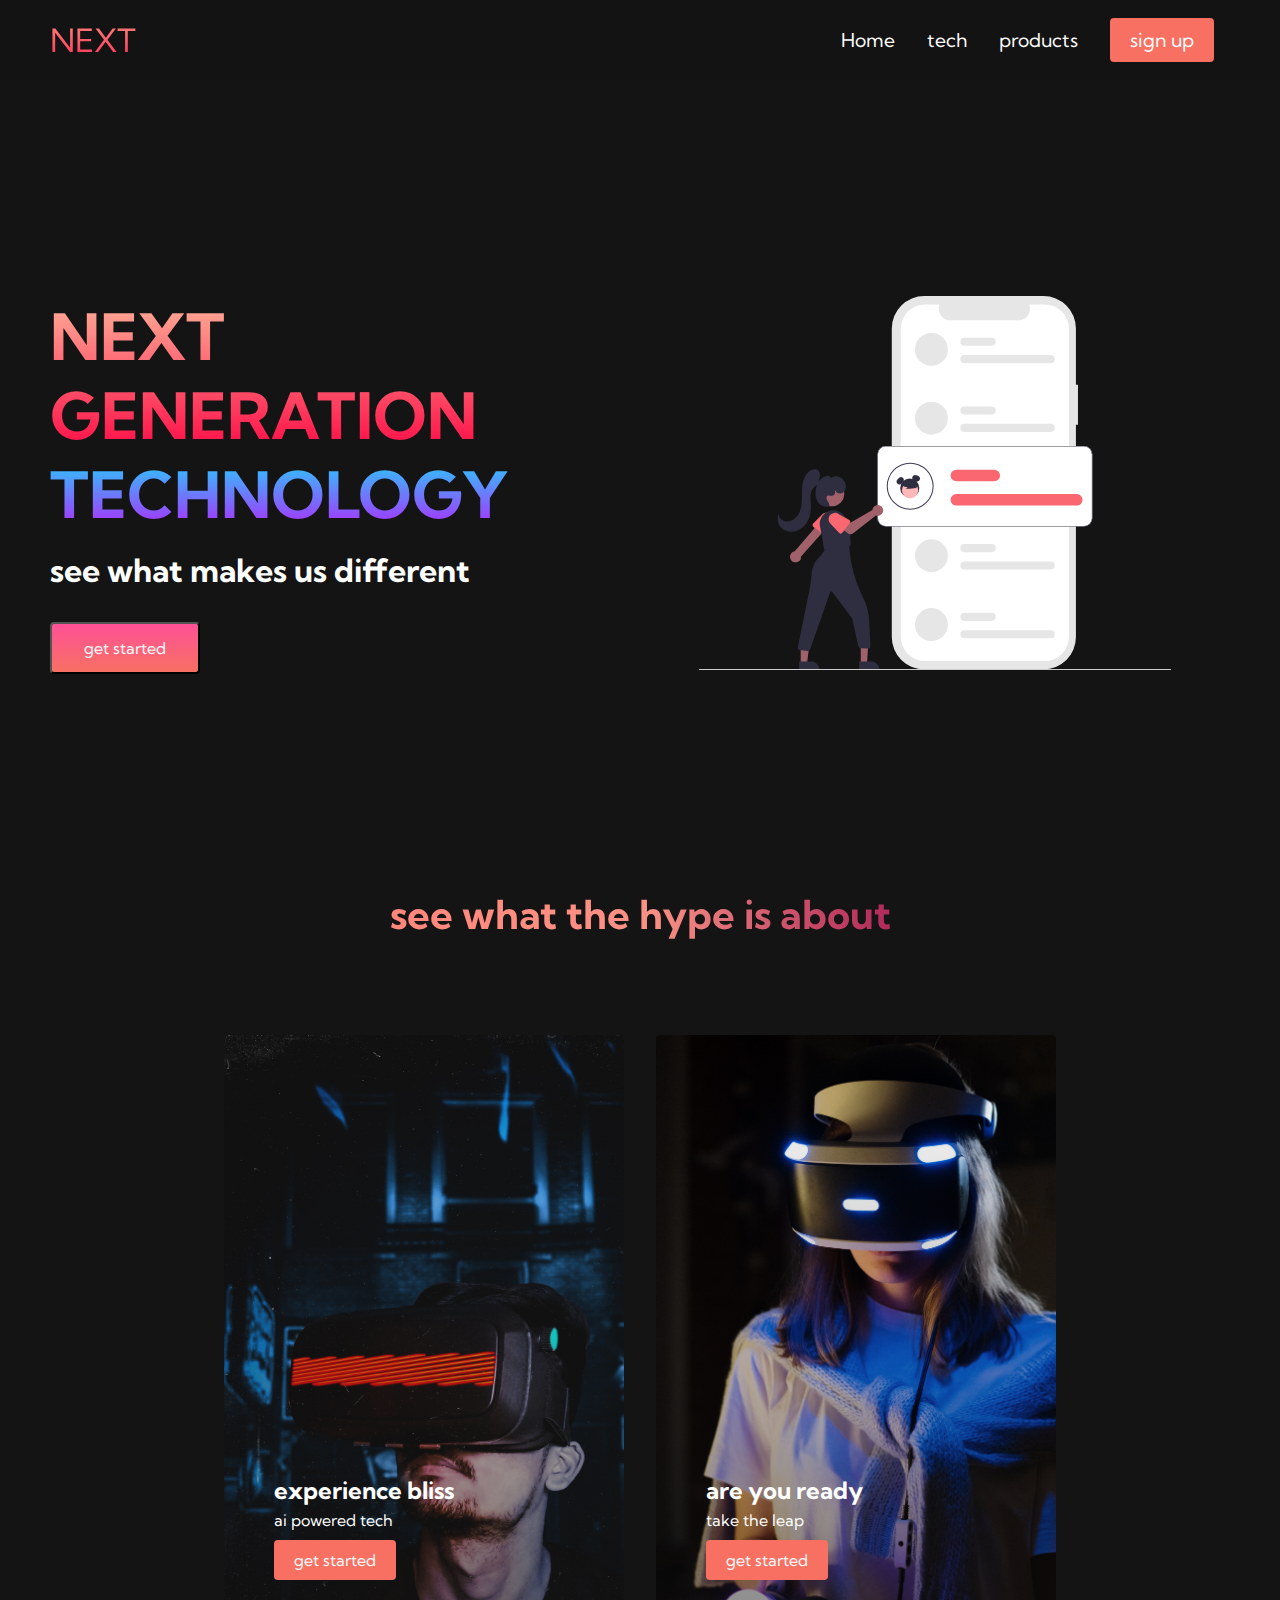
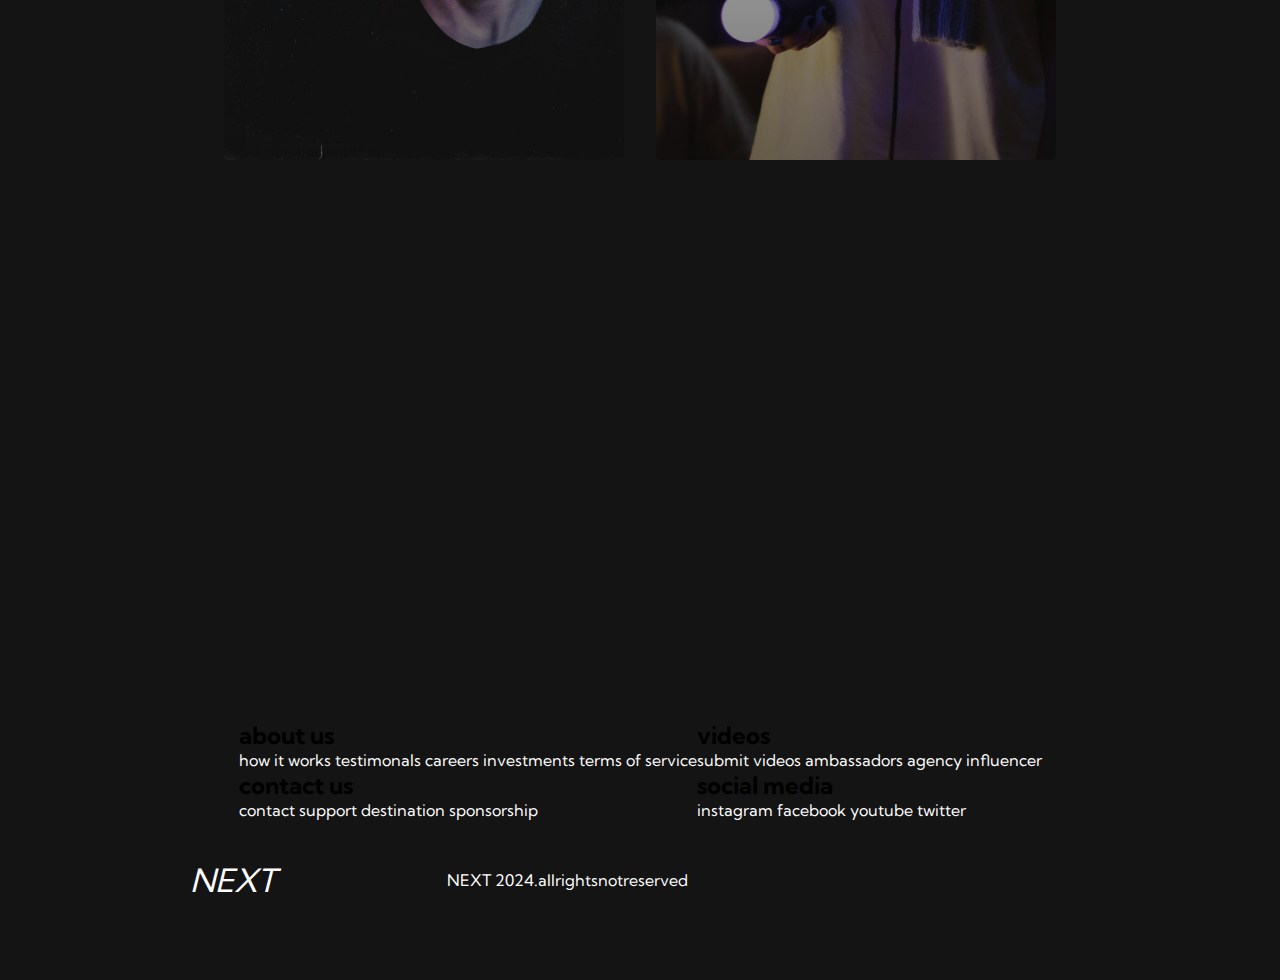
<file: index.html>
<!DOCTYPE html>
<html lang="en">
<head>
    <meta charset="UTF-8">
    <meta name="viewport" content="width=device-width, initial-scale=1.0">
    <title>NEXT Website</title>
    <link rel="stylesheet" href="styles.css">
    <link rel="preconnect" href="https://fonts.googleapis.com">
<link rel="preconnect" href="https://fonts.gstatic.com" crossorigin>
<link href="https://fonts.googleapis.com/css2?family=Kumbh+Sans&display=swap" rel="stylesheet">
</head>
<body>
    <nav class="navbar">
        <div class="navbar__container">
            <a href="/" id="navbar__logo">NEXT</a>
            <div class="navbar__toggle" id="mobile-menu">
                <span class="bar"></span>
                <span class="bar"></span>
                <span class="bar"></span>
            </div>
            <ul class="navbar__menu">
                <li class="navbar__item">
                    <a href="/" class="navbar__links">
                        Home
                    </a>
                </li>
                <li class="navbar__item">
                    <a href="/tech.html" class="navbar__links">
                        tech
                    </a>
                </li>
                <li class="navbar__item">
                    <a href="/" class="navbar__links">
                        products
                    </a>
                </li>
                <li class="navbar__btn">
                    <a href="/" class="button">
                        sign up
                    </a>
                </li>
            </ul>
        </div>
    </nav>

    <div class="main">
        <div class="main__container">
            <div class="main__content">
                <h1>NEXT GENERATION</h1>
                <H2>TECHNOLOGY</H2>
                <P>see what makes us different</P>
                <button class="main__btn">
                    <a href="/">get started</a>
                </button>
            </div>
            <div class="main__img--container">
                <img src="images/pic1.svg" alt="pic" id="main__img">
            </div>
        </div>
    </div>


    <div class="services">
        <h1>see what the hype is about</h1>
        <div class="services__c1">
            <div class="services__card">
                <h2>experience bliss</h2>
                <p>ai powered tech</p>
                <button>get started</button>
        </div>
        <div class="services__card">
            <h2>are you ready</h2>
            <p>take the leap</p>
            <button>get started</button>
        </div>
        
    </div>
    </div>

    <div class="footer__container">
        <div class="footer__links">
            <div class="footer__link--wrapper">
                <div class="footer__link--items">
                    <h2>about us</h2>   
                    <a href="/">how it works </a>   
                    <a href="/">testimonals </a>
                    <a href="/">careers </a>
                    <a href="/">investments </a>
                    <a href="/">terms of service </a>
                </div>     
                <div class="footer__link--items">
                    <h2>contact us</h2>   
                    <a href="/">contact</a>   
                    <a href="/">support </a>
                    <a href="/">destination </a>
                    <a href="/">sponsorship </a>
                </div>   
            </div>
            <div class="footer__link--wrapper">
                <div class="footer__link--items">
                    <h2>videos</h2>   
                    <a href="/">submit videos </a>   
                    <a href="/">ambassadors </a>
                    <a href="/">agency</a>
                    <a href="/">influencer</a>
                </div>     
                <div class="footer__link--items">
                    <h2>social media</h2>   
                    <a href="/">instagram </a>   
                    <a href="/">facebook</a>
                    <a href="/">youtube</a>
                    <a href="/">twitter</a>
                </div>   
            </div>
        </div>
        <div class="social__media">
            <div class="social__media--wrap">
                <div class="footer__logo">
                    <a href="/" id="footer__logo"><i class="fas fa-gem">NEXT</i></a>
                </div>
                <p class="website__rights">NEXT 2024.allrightsnotreserved</p>
                <div class="social__icons">
                    <a href="/" class="social__icon--link" target="_blank">
                        <i class="fab fa-facebook"></i>
                    </a>
                    <a href="/" class="social__icon--link" target="_blank">
                        <i class="fab fa-instagram"></i>
                    </a>
                    <a href="/" class="social__icon--link" target="_blank">
                        <i class="fab fa-twitter"></i>
                    </a>
                    <a href="/" class="social__icon--link" target="_blank">
                        <i class="fab fa-linkedin"></i>
                    </a>
                    <a href="/" class="social__icon--link" target="_blank">
                        <i class="fab fa-youtube"></i>
                    </a>
                </div>
                
            </div> 
        </div>
    </div>
    <script src="app.js"></script>
</body>
</html>
</file>
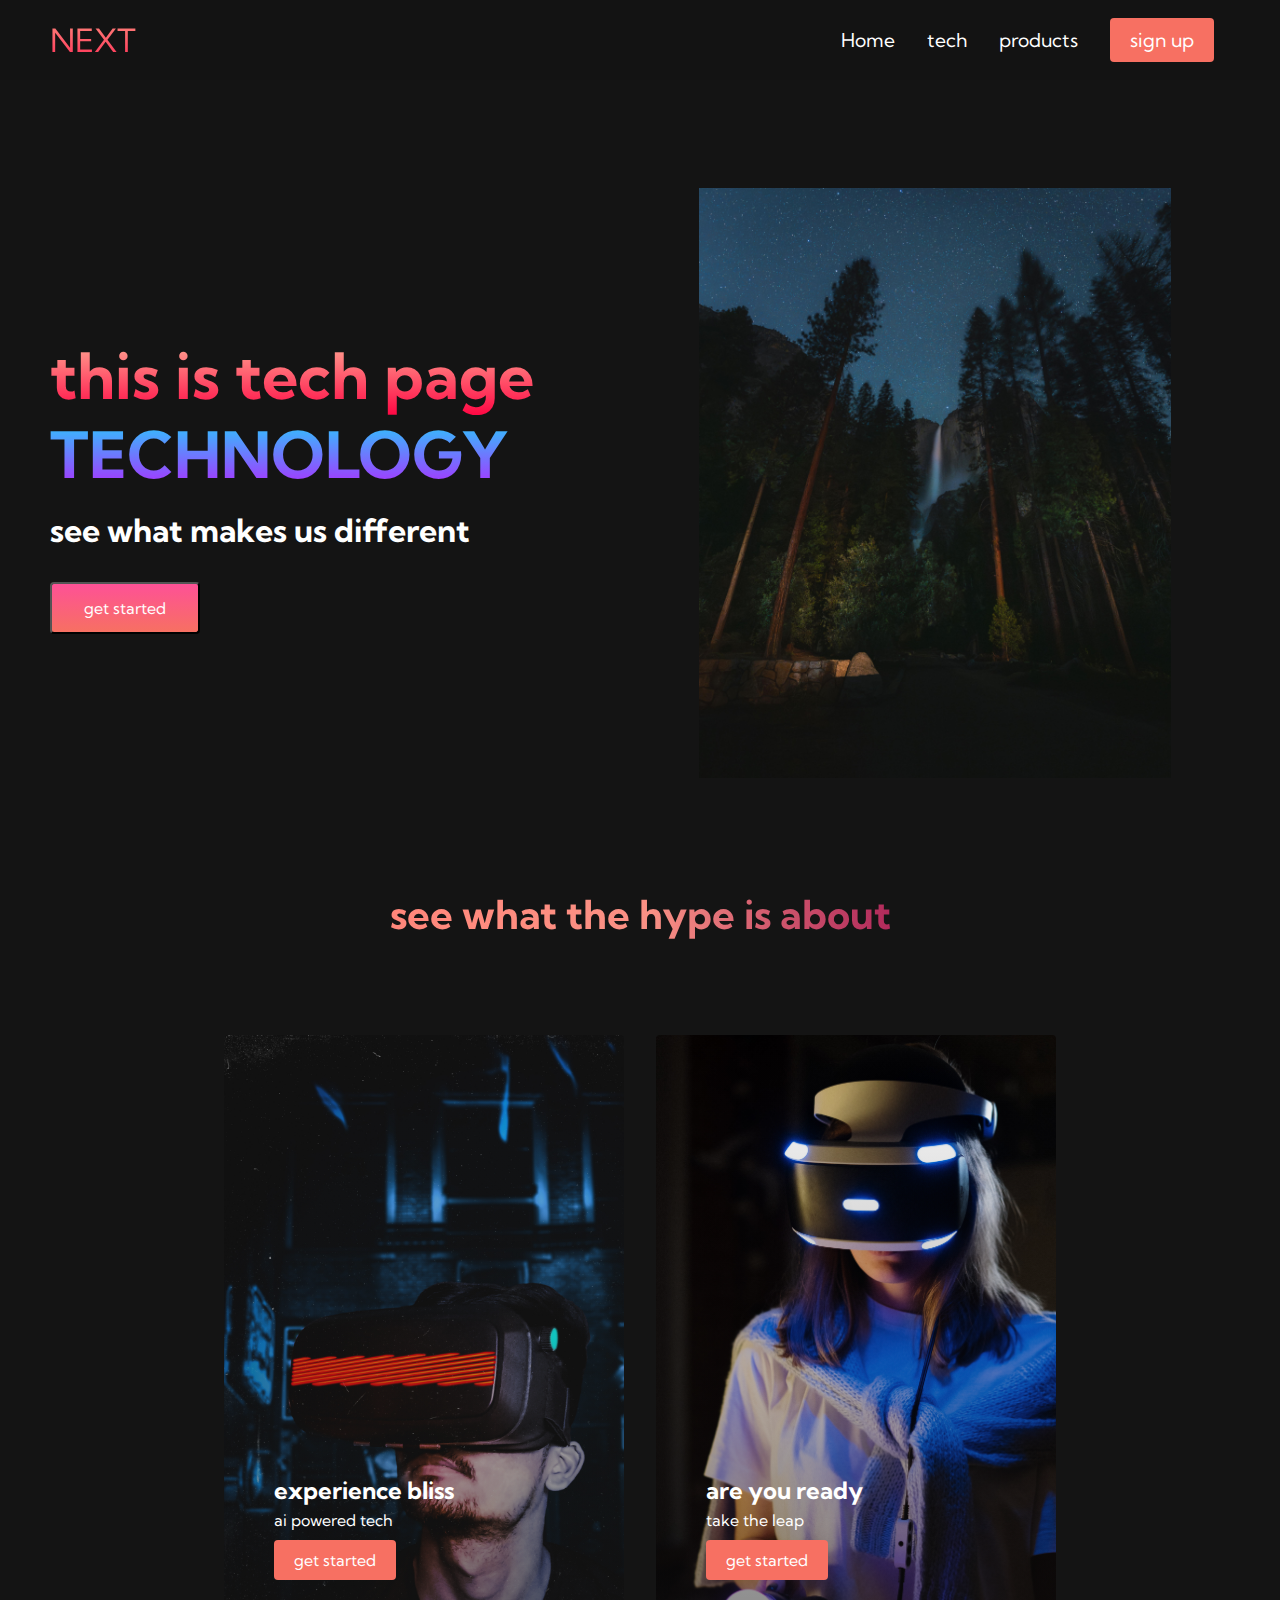
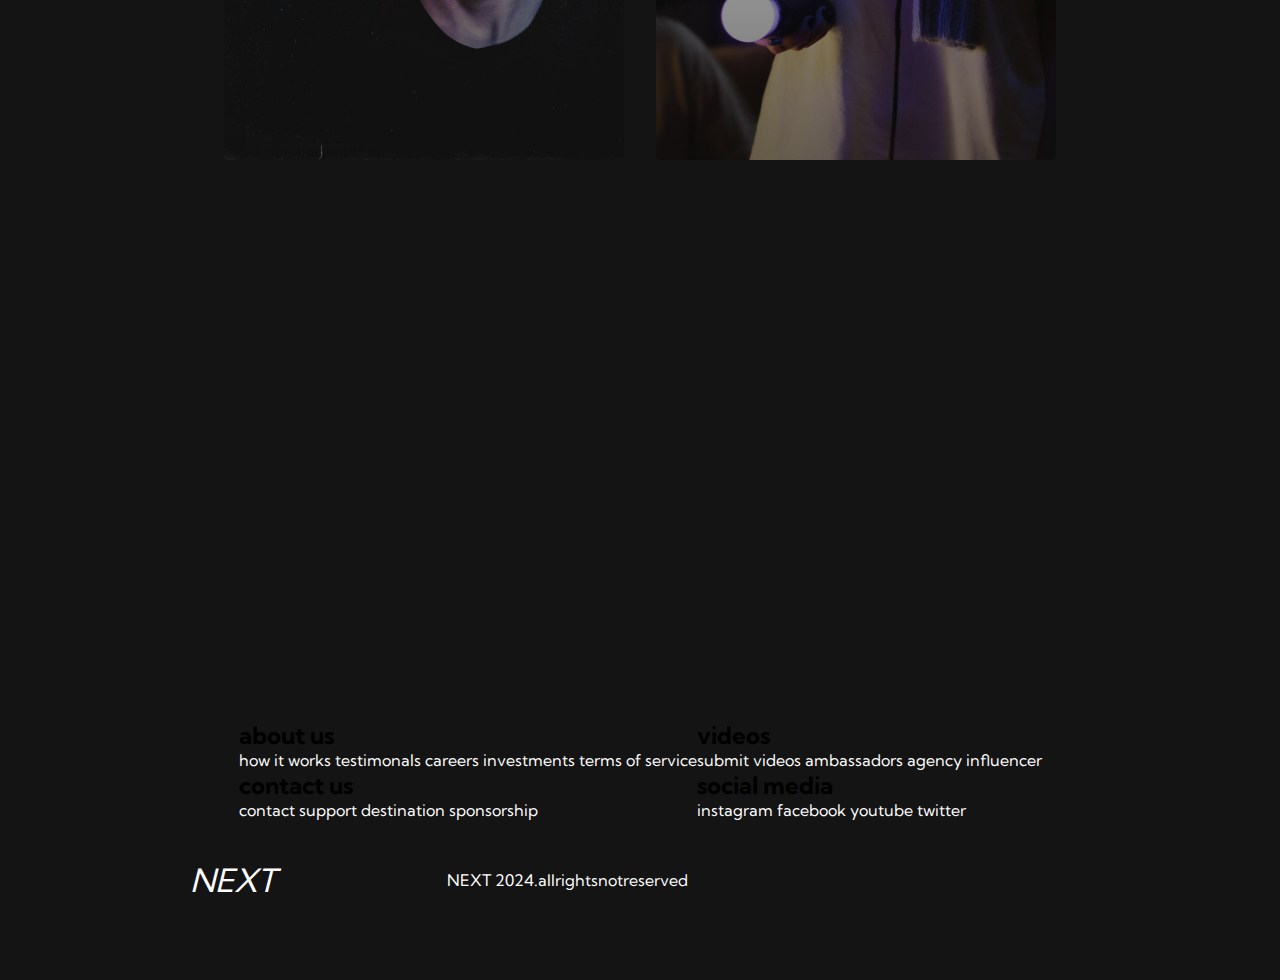
<file: tech.html>
<!DOCTYPE html>
<html lang="en">
<head>
    <meta charset="UTF-8">
    <meta name="viewport" content="width=device-width, initial-scale=1.0">
    <title>NEXT Website</title>
    <link rel="stylesheet" href="styles.css">
    <link rel="preconnect" href="https://fonts.googleapis.com">
<link rel="preconnect" href="https://fonts.gstatic.com" crossorigin>
<link href="https://fonts.googleapis.com/css2?family=Kumbh+Sans&display=swap" rel="stylesheet">
</head>
<body>
    <nav class="navbar">
        <div class="navbar__container">
            <a href="/" id="navbar__logo">NEXT</a>
            <div class="navbar__toggle" id="mobile-menu">
                <span class="bar"></span>
                <span class="bar"></span>
                <span class="bar"></span>
            </div>
            <ul class="navbar__menu">
                <li class="navbar__item">
                    <a href="/" class="navbar__links">
                        Home
                    </a>
                </li>
                <li class="navbar__item">
                    <a href="/tech.html" class="navbar__links">
                        tech
                    </a>
                </li>
                <li class="navbar__item">
                    <a href="/" class="navbar__links">
                        products
                    </a>
                </li>
                <li class="navbar__btn">
                    <a href="/" class="button">
                        sign up
                    </a>
                </li>
            </ul>
        </div>
    </nav>

    <div class="main">
        <div class="main__container">
            <div class="main__content">
                <h1>this is tech page</h1>
                <H2>TECHNOLOGY</H2>
                <P>see what makes us different</P>
                <button class="main__btn">
                    <a href="/">get started</a>
                </button>
            </div>
            <div class="main__img--container">
                <img src="images/pic6.jpg" alt="pic" id="main__img">
            </div>
        </div>
    </div>


    <div class="services">
        <h1>see what the hype is about</h1>
        <div class="services__c1">
            <div class="services__card">
                <h2>experience bliss</h2>
                <p>ai powered tech</p>
                <button>get started</button>
        </div>
        <div class="services__card">
            <h2>are you ready</h2>
            <p>take the leap</p>
            <button>get started</button>
        </div>
        
    </div>
    </div>

    <div class="footer__container">
        <div class="footer__links">
            <div class="footer__link--wrapper">
                <div class="footer__link--items">
                    <h2>about us</h2>   
                    <a href="/">how it works </a>   
                    <a href="/">testimonals </a>
                    <a href="/">careers </a>
                    <a href="/">investments </a>
                    <a href="/">terms of service </a>
                </div>     
                <div class="footer__link--items">
                    <h2>contact us</h2>   
                    <a href="/">contact</a>   
                    <a href="/">support </a>
                    <a href="/">destination </a>
                    <a href="/">sponsorship </a>
                </div>   
            </div>
            <div class="footer__link--wrapper">
                <div class="footer__link--items">
                    <h2>videos</h2>   
                    <a href="/">submit videos </a>   
                    <a href="/">ambassadors </a>
                    <a href="/">agency</a>
                    <a href="/">influencer</a>
                </div>     
                <div class="footer__link--items">
                    <h2>social media</h2>   
                    <a href="/">instagram </a>   
                    <a href="/">facebook</a>
                    <a href="/">youtube</a>
                    <a href="/">twitter</a>
                </div>   
            </div>
        </div>
        <div class="social__media">
            <div class="social__media--wrap">
                <div class="footer__logo">
                    <a href="/" id="footer__logo"><i class="fas fa-gem">NEXT</i></a>
                </div>
                <p class="website__rights">NEXT 2024.allrightsnotreserved</p>
                <div class="social__icons">
                    <a href="/" class="social__icon--link" target="_blank">
                        <i class="fab fa-facebook"></i>
                    </a>
                    <a href="/" class="social__icon--link" target="_blank">
                        <i class="fab fa-instagram"></i>
                    </a>
                    <a href="/" class="social__icon--link" target="_blank">
                        <i class="fab fa-twitter"></i>
                    </a>
                    <a href="/" class="social__icon--link" target="_blank">
                        <i class="fab fa-linkedin"></i>
                    </a>
                    <a href="/" class="social__icon--link" target="_blank">
                        <i class="fab fa-youtube"></i>
                    </a>
                </div>
                
            </div> 
        </div>
    </div>
    <script src="app.js"></script>
</body>
</html>
</file>
<file: styles.css>
* {
    box-sizing: border-box;
    margin: 0;
    padding: 0;
    font-family: 'Kumbh Sans',sans-serif;
}

.navbar{
    background-color: #131313;
    height: 80px;
    display: flex;
    justify-content: center;
    align-items: center;
    font-size: 1.2rem;
    position: sticky;
    top: 0;
    z-index: 999;

}
.navbar__container{
    display: flex;
    justify-content: space-between;
    height: 80px;
    z-index: 1;
    width: 100%;
    max-width: 1300px;
    margin: 0 auto;
    padding: 0 50px;

}
#navbar__logo {
    background-color: #ff8177;
    background-image: linear-gradient(to top, #ff0844 0%, #ffb18f 100%);
    background-size: 100%;
    -webkit-background-clip: text;
    -moz-background-clip: text;
    -webkit-text-fill-color: transparent;
    display: flex;
    align-items: center;
    cursor:pointer;
    text-decoration: none;
    font-size: 2rem;
}
.fa-gem {
    margin-right: 0.5rem;

}
.navbar__menu{
    display: flex;
    align-items: center;
    list-style: none;
    text-align: center;
    
}

.navbar__item{
    height: 80px;

}

.navbar__links{
    color: #fff;
    display: flex;
    align-items: center;
    justify-content: center;
    text-decoration:none;
    padding: 0 1rem;
    height: 100%;
    
}

.navbar__btn{
    display:flex;
    justify-content: center;
    align-items: center;
    padding: 0 1rem;
    width: 100%;
}

.button{
    display:flex;
    justify-content: center;
    align-items: center;
    text-decoration: none;
    padding: 10px  20px;
    height: 100%;
    width: 100%;
    border: none;
    outline: none;
    border-radius: 4px;
    background: #f77062;
    color:#fff;
}
.button:hover{
    background: #4827ff;
    transition: all 0.3s ease;
}
.navbar__links:hover{
    color: #f77062;
    transition: all 0.3s ease;
}

@media screen and (max-width: 960px){
    .navbar__container {
        display: flex;
        justify-content: space-between;
        height: 80px;
        z-index: 1;
        width: 100%;
        max-width: 1300px;
        padding: 0;
    }
    .navbar__menu {
        display: grid;
        grid-template-columns: auto;
        margin:0;
        width: 100%;
        position: absolute;
        top: -1000px;
        opacity: 0;
        transition: all 0.5s ease;
        height: 50vh;
        z-index: -1;
        background: #131313;
    }

    .navbar__menu.active {
        background: #131313;
        top:100%;
        opacity: 1;
        transition: all 0.5s ease;
        z-index: 99;
        height: 50vh;
        font-size: 1.6rem;
    }
    
    #navbar__logo {
        padding-left: 25px;
    }
    
    .navbar__toggle .bar {
        width: 25px;
        height: 3px;
        margin: 5px auto;
        transition: all 0.3s ease-in-out;
        background: #fff;

    }

    .navbar__item {
        width: 100%;
    }

    .navbar__links {
        text-align: center;
        padding: 2rem;
        width: 100%;
        display: table;   
    }

    #mobile-menu {
        position: absolute;
        top: 20%;
        right: 5%;
        transform: translate(5%,20%);
    }

    .navbar__btn {
        padding-bottom: 2rem;
    }

    .button {
        display: flex;
        justify-content: center;
        align-items: center;
        width: 80%;
        height: 80px;
        margin: 0;
    }

    .navbar__toggle .bar {
        display: block;
        cursor:pointer
    }
    
    #mobile-menu.is-active .bar:nth-child(2) {
        opacity: 0;
    }
    #mobile-menu.is-active .bar:nth-child(1) {
        transform: translateY(8px) rotate(45deg);
    }
    #mobile-menu.is-active .bar:nth-child(3) {
        transform: translateY(-8px) rotate(-45deg);
    }
}

.main {
    background-color: #141414;

}

.main__container {
    display: grid;
    grid-template-columns: 1fr 1fr;
    align-items: center;
    justify-self: center;
    margin: 0 auto;
    height: 90vh;
    background-color: #141414;
    z-index: 1;
    width: 100%;
    max-width: 1300px;
    padding: 0 50px;
}

.main__content h1 {
    font-size: 4rem;
    background-color: #ff8177;
    background-image: linear-gradient(to top, #ff0844 0%, #ffb199 100%) ;
    background-size: 100%;
    -webkit-background-clip: text;
    -moz-background-clip: text;
    -webkit-text-fill-color: transparent;
    -moz-text-fill-color: transparent;

}
.main__content h2 {
    font-size: 4rem;
    background-color: #ff8177;
    background-image: linear-gradient(to top, #b721ff 0%, #21d4fd 100%) ;
    background-size: 100%;
    -webkit-background-clip: text;
    -moz-background-clip: text;
    -webkit-text-fill-color: transparent;
    -moz-text-fill-color: transparent;
}
.main__content p {
    margin-top: 1rem;
    font-size: 2rem;
    font-weight: 700;
    color: white;
}

.main__btn {
    font-size: 1rem;
    background-image: linear-gradient(to top, #f77062 0%, #fe5196 100%);
    padding: 14px 32px;
    border-radius:4px ;
    color: white;
    margin-top: 2rem;
    cursor: pointer;
    position: relative;
    transition: all 0.35s;
    outline: none;

}

.main__btn a {
    position: relative;
    z-index: 2;
    color: #ffffff;
    text-decoration: none;
}

.main__btn:after{
    position: absolute;
    content: '';
    top: 0;
    left: 0;
    width: 0;
    height: 100%;
    background: #4827ff;
    transition: all 0.35s;
    border-radius: 4px;

}

.main__btn:hover {
    color:#fff;
}

.main__btn:hover:after {
    width: 100%;
}

.main__img--container {
    text-align: center;
}

#main__img {
    height: 80%;
    width: 80%;
}

@media screen and (max-width: 768px) {
    .main__container {
        display: grid;
        grid-template-columns: auto;
        align-items: center;
        justify-self: center;
        width: 100%;
        margin: 0 auto;
        height: 90vh;
    }

    .main__content {
        text-align: center;
        margin-bottom: 4rem;
    }

    .main__content h1 {
        font-size: 2.5rem;
        margin-top: 2rem;
    }

    .main__content h2 {
        font-size: 3rem;
    }

    .main__content p {
        margin-top: 1rem;
        font-size: 1.5rem;
    }
}

@media screen and (max-width: 480px ) {
    .main__content h1 {
        font-size: 2rem;
        margin-top: 3rem;
    }

    .main__content h2 {
        font-size: 2rem;
    }

    .main__content p {
        margin-top: 2rem;
        font-size: 1.5rem;
    }
    
    .main__btn {
        padding: 12px 36px;
        margin: 2.5rem 0;
    }
    
}

/* services css*/
.services {
    background: #141414;
    display: flex;
    flex-direction: column;
    align-items: center;
    height: 150vh;
}

.services h1 {
    background-color: #ff8177;
    background-image: linear-gradient(to right, #ff7177 0%, #ff867a 0%, #ff8c7f 21%, #f99185 52%, #cf556c 78%, #b12a5b 100%);
    background-size: 100%;
    margin-bottom: 5rem;
    font-size: 2.5rem;
    -webkit-background-clip: text;
    -moz-background-clip: text;
    -webkit-text-fill-color: transparent;
    -moz-text-fill-color: transparent;
}

.services__container {
    display: flex;
    justify-content: center;
    flex-wrap: wrap;
}

.services__card {
    margin: 1rem;
    height: 725px;
    width: 400px;
    border-radius: 4px;
    background-image: linear-gradient(to bottom, rgba(0,0,0,0) 0%, rgba(17,17,17,0.6) 100%), url('/images/pic3.jpg');
    background-size: cover;
    position: relative;
    color: #fff;
    
}

.services__card:nth-child(2) {
    background-image: linear-gradient(to bottom, rgba(0,0,0,0) 0%, rgba(17,17,17,0.6) 100%), url('/images/pic4.jpg');

}

.services h2 {
    position: absolute;
    top: 440px;
    left: 50px;
}

.services__card p {
    position: absolute;
    top: 475px;
    left: 50px;
}

.services__card button {
    color: #fff;
    padding: 10px 20px;
    border: none;
    outline: none;
    border-radius: 4px;
    background: #f77062;
    position: absolute;
    top: 505px;
    left: 50px;
    font-size: 1rem;
    cursor: pointer;
}

.services__card:hover {
    transform: scale(1.075);
    transition: 0.2s ease-in;
    cursor: pointer;
}

.services__c1 {
    background: #141414;
    display: flex;
    flex-direction: row;
    align-items: center;
    
}

@media screen and (max-width: 960px) {
    .services {
        height: 1600px;
    }
    
    .services h1 {
        font-size: 2rem;
        margin-top: 12rem;
    }
}

@media screen and (max-width: 480px) {
    .services {
        height: 1400px;
    }
    .services h1 {
        font-size: 1.2rem;
    }
    .services__card {
        width: 300px;
    }
    
}

.footer__container {
    background-color: #141414;
    padding: 5rem 0;
    display: flex;
    flex-direction: column;
    justify-content: center;
    align-items: center;
}

#footer__logo {
    color: #fff;
    display: flex;
    align-items: center;
    cursor: pointer;
    text-decoration: none;
    font-size: 2rem;
}

.footer__links {
    width: 100%;
    max-width: 1000px;
    display: flex;
    justify-content: center;
}

.footer__links--wrapper {
    display: flex;
}

.footer__links--items {
    display: flex;
    flex-direction: column;
    align-items: flex-start;
    margin: 16px;
    text-align: left;
    width: 160px;
    box-sizing: border-box;
}

.footer__links--items h2 {
    margin-bottom: 16px;
}
.footer__links--items > h2 {
    color: #fff;
}
.footer__links a {
    color: #fff;;
    text-decoration: none;
    margin-bottom: 0.5rem;
}

.footer__links--items a:hover {
    color: #e9e9e9;
    transition: 0.3s ease-out;
}


.social__icon--link {
    color: #fff;
    font-size: 24px;
}

.social__media {
    max-width: 1000px;
    width: 100%;
}

.social__media--wrap {
    display:flex ;
    justify-content: space-between;
    align-items: center;
    width: 90%;
    max-width: 1000px;
    margin: 40px auto 0 auto;
}

.social__icons {
    display: flex;
    justify-content: space-between;
    align-items: center;
    width: 240px;
}

.social__logo {
    color: #fff;
    justify-self: flex-start;
    margin-left: 20px;
    cursor: pointer;
    text-decoration: none;
    font-size: 2rem;
    display: flex;
    align-items: center;
    margin-bottom: 16px;
}

.website__rights {
    color: #fff;

}

@media screen and (max-width: 820px) {
    .footer__links {
        padding-top: 2rem;

    }
    
    #footer__logo {
        margin-bottom: 2rem;
    }

    .website__rights {
        margin-bottom: 2rem;
    }

    .footer__links--wrapper {
        flex-direction: column;
    }

    .social__media--wrap {
        flex-direction: column;
    }

}

@media screen and (max-width: 480px ) {
    .footer__links--items {
        margin: 0;
        padding: 10px;
        width: 100%;
    }
}
</file>
